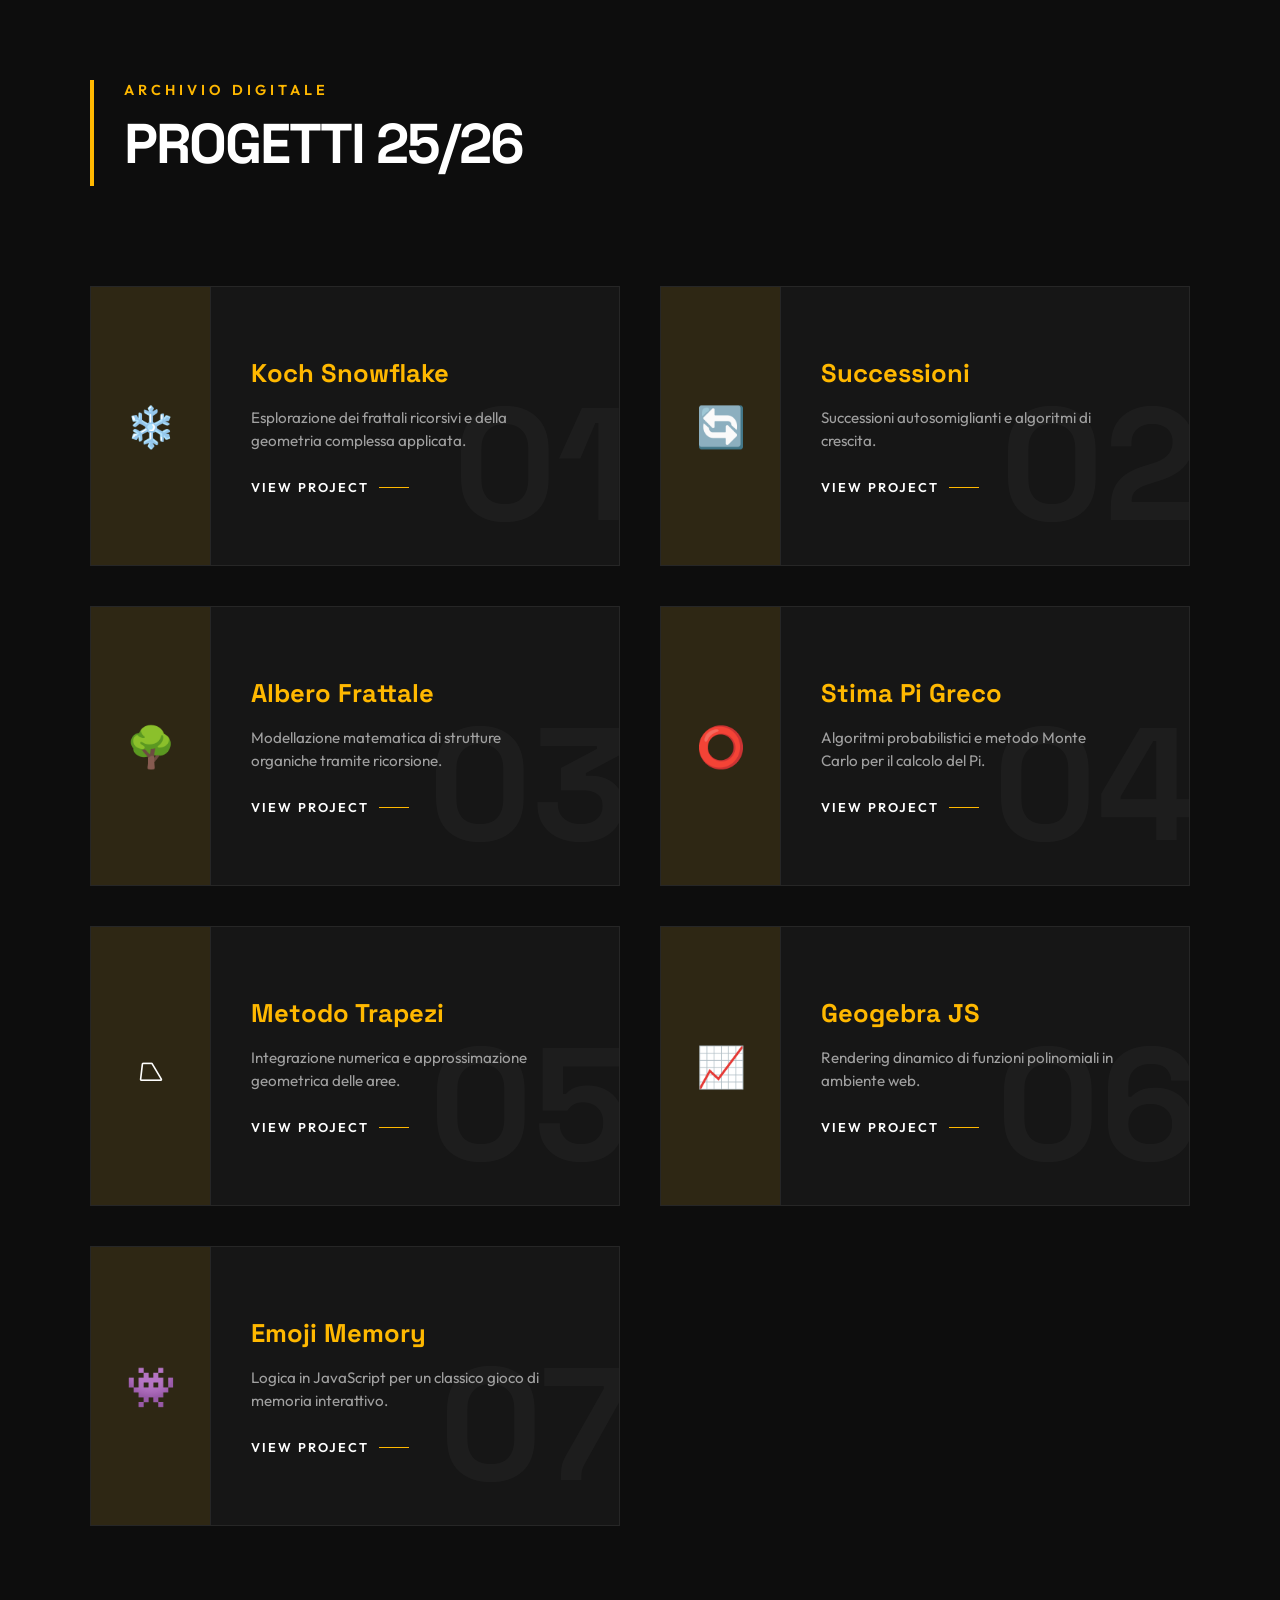
<file: index.html>
<!DOCTYPE html>
<html lang="it">
<head>
    <meta charset="UTF-8">
    <meta name="viewport" content="width=device-width, initial-scale=1.0">
    <title>Bentama Ahmed Ramzi - 2025/26</title>
    <link href="https://fonts.googleapis.com/css2?family=Space+Grotesk:wght@300;500;700&family=Outfit:wght@300;400;600&display=swap" rel="stylesheet">
    <style>
        :root {
            --bg: #0d0d0d;
            --card-bg: #161616;
            --accent: #ffb800; /* Oro/Ambra */
            --accent-soft: rgba(255, 184, 0, 0.1);
            --text-main: #ffffff;
            --text-dim: #a0a0a0;
            --border: #262626;
        }

        * {
            margin: 0;
            padding: 0;
            box-sizing: border-box;
        }

        body {
            font-family: 'Outfit', sans-serif;
            background-color: var(--bg);
            color: var(--text-main);
            padding: 80px 20px;
            line-height: 1.5;
        }

        .container {
            max-width: 1100px;
            margin: 0 auto;
        }

        header {
            margin-bottom: 100px;
            border-left: 4px solid var(--accent);
            padding-left: 30px;
        }

        h1 {
            font-family: 'Space Grotesk', sans-serif;
            font-size: 3.5rem;
            font-weight: 700;
            letter-spacing: -2px;
            text-transform: uppercase;
        }

        .year-label {
            color: var(--accent);
            font-weight: 600;
            letter-spacing: 4px;
            font-size: 0.9rem;
        }

        /* Nuova Struttura Card Asimmetrica */
        .projects-grid {
            display: grid;
            grid-template-columns: repeat(auto-fit, minmax(450px, 1fr));
            gap: 40px;
        }

        .project-card {
            background: var(--card-bg);
            border: 1px solid var(--border);
            border-radius: 0px; /* Look brutale/moderno senza arrotondamenti eccessivi */
            display: flex;
            position: relative;
            height: 280px;
            transition: all 0.4s ease;
            overflow: hidden;
        }

        .project-card:hover {
            border-color: var(--accent);
            transform: translateY(-5px);
        }

        /* Numero di sfondo gigante */
        .card-number {
            position: absolute;
            right: -10px;
            bottom: -20px;
            font-size: 10rem;
            font-weight: 800;
            color: rgba(255, 255, 255, 0.03);
            font-family: 'Space Grotesk', sans-serif;
            z-index: 0;
        }

        /* Sezione Icona Laterale */
        .card-visual {
            width: 120px;
            background: var(--accent-soft);
            display: flex;
            align-items: center;
            justify-content: center;
            font-size: 2.5rem;
            border-right: 1px solid var(--border);
            transition: all 0.4s ease;
        }

        .project-card:hover .card-visual {
            background: var(--accent);
            color: var(--bg);
        }

        /* Sezione Contenuto */
        .card-content {
            padding: 40px;
            display: flex;
            flex-direction: column;
            justify-content: center;
            z-index: 1;
            flex: 1;
        }

        .project-title {
            font-family: 'Space Grotesk', sans-serif;
            font-size: 1.6rem;
            margin-bottom: 15px;
            color: var(--accent);
        }

        .project-description {
            color: var(--text-dim);
            font-size: 0.95rem;
            margin-bottom: 25px;
            max-width: 90%;
        }

        .project-link {
            text-decoration: none;
            color: var(--text-main);
            font-weight: 600;
            font-size: 0.8rem;
            text-transform: uppercase;
            letter-spacing: 2px;
            display: flex;
            align-items: center;
            gap: 10px;
        }

        .project-link::after {
            content: "";
            width: 30px;
            height: 1px;
            background: var(--accent);
            transition: width 0.3s ease;
        }

        .project-link:hover::after {
            width: 60px;
        }

        @media (max-width: 768px) {
            .projects-grid { grid-template-columns: 1fr; }
            .project-card { height: auto; flex-direction: column; }
            .card-visual { width: 100%; height: 80px; border-right: none; border-bottom: 1px solid var(--border); }
            h1 { font-size: 2.5rem; }
        }
    </style>
</head>
<body>
    <div class="container">
        <header>
            <p class="year-label">ARCHIVIO DIGITALE</p>
            <h1>Progetti 25/26</h1>
        </header>

        <div class="projects-grid">
            <div class="project-card">
                <div class="card-number">01</div>
                <div class="card-visual">❄️</div>
                <div class="card-content">
                    <h2 class="project-title">Koch Snowflake</h2>
                    <p class="project-description">Esplorazione dei frattali ricorsivi e della geometria complessa applicata.</p>
                    <a href="Snow.html" class="project-link">View Project</a>
                </div>
            </div>

            <div class="project-card">
                <div class="card-number">02</div>
                <div class="card-visual">🔄</div>
                <div class="card-content">
                    <h2 class="project-title">Successioni</h2>
                    <p class="project-description">Successioni autosomiglianti e algoritmi di crescita.</p>
                    <a href="Succesioni.html" class="project-link">View Project</a>
                </div>
            </div>

            <div class="project-card">
                <div class="card-number">03</div>
                <div class="card-visual">🌳</div>
                <div class="card-content">
                    <h2 class="project-title">Albero Frattale</h2>
                    <p class="project-description">Modellazione matematica di strutture organiche tramite ricorsione.</p>
                    <a href="TREE.html" class="project-link">View Project</a>
                </div>
            </div>

            <div class="project-card">
                <div class="card-number">04</div>
                <div class="card-visual">⭕</div>
                <div class="card-content">
                    <h2 class="project-title">Stima Pi Greco</h2>
                    <p class="project-description">Algoritmi probabilistici e metodo Monte Carlo per il calcolo del Pi.</p>
                    <a href="monaco.html" class="project-link">View Project</a>
                </div>
            </div>

            <div class="project-card">
                <div class="card-number">05</div>
                <div class="card-visual">⏢</div>
                <div class="card-content">
                    <h2 class="project-title">Metodo Trapezi</h2>
                    <p class="project-description">Integrazione numerica e approssimazione geometrica delle aree.</p>
                    <a href="trapezi.html" class="project-link">View Project</a>
                </div>
            </div>

            <div class="project-card">
                <div class="card-number">06</div>
                <div class="card-visual">📈</div>
                <div class="card-content">
                    <h2 class="project-title">Geogebra JS</h2>
                    <p class="project-description">Rendering dinamico di funzioni polinomiali in ambiente web.</p>
                    <a href="funzione.html" class="project-link">View Project</a>
                </div>
            </div>

            <div class="project-card">
                <div class="card-number">07</div>
                <div class="card-visual">👾</div>
                <div class="card-content">
                    <h2 class="project-title">Emoji Memory</h2>
                    <p class="project-description">Logica in JavaScript per un classico gioco di memoria interattivo.</p>
                    <a href="memory.html" class="project-link">View Project</a>
                </div>
            </div>
        </div>
    </div>
</body>
</html>
</file>
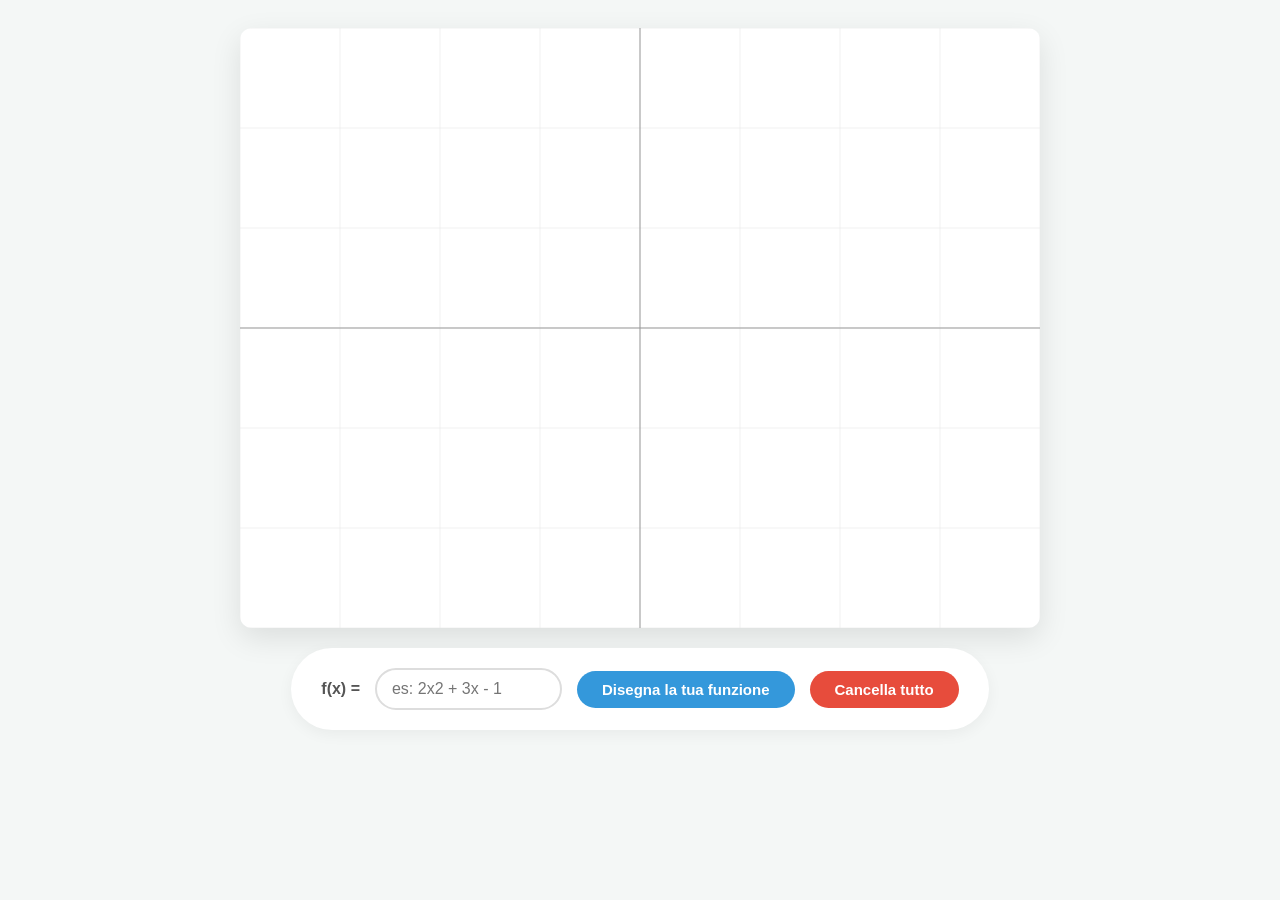
<file: funzione.html>
<!DOCTYPE html>
<html lang="it">
<head>
    <meta charset="UTF-8">
    <meta name="viewport" content="width=device-width, initial-scale=1.0">
    <title>Grafico Funzioni Elegante</title>
    <style>
        body {
            font-family: 'Segoe UI', Tahoma, Geneva, Verdana, sans-serif;
            background-color: #f4f7f6;
            display: flex;
            flex-direction: column;
            align-items: center;
            padding: 20px;
            color: #333;
        }

        #canvas-container {
            box-shadow: 0 10px 30px rgba(0,0,0,0.1);
            border-radius: 12px;
            overflow: hidden;
            background: white;
            margin-bottom: 20px;
        }

        canvas {
            display: block;
            max-width: 100%;
            height: auto;
        }

        .controls {
            background: white;
            padding: 20px 30px;
            border-radius: 50px;
            box-shadow: 0 4px 15px rgba(0,0,0,0.05);
            display: flex;
            gap: 15px;
            align-items: center;
        }

        input[type="text"] {
            border: 2px solid #ddd;
            padding: 10px 15px;
            border-radius: 25px;
            outline: none;
            transition: border-color 0.3s;
            font-size: 16px;
        }

        input[type="text"]:focus {
            border-color: #3498db;
        }

        button {
            cursor: pointer;
            border: none;
            padding: 10px 25px;
            border-radius: 25px;
            font-weight: 600;
            transition: all 0.3s;
            font-size: 15px;
        }

        .draw-btn {
            background-color: #3498db;
            color: white;
        }

        .draw-btn:hover {
            background-color: #2980b9;
            transform: translateY(-2px);
        }

        .clear-btn {
            background-color: #e74c3c;
            color: white;
        }

        .clear-btn:hover {
            background-color: #c0392b;
            transform: translateY(-2px);
        }

        label {
            font-weight: bold;
            color: #555;
        }
    </style>
</head>
<body>

    <div id="canvas-container">
        <canvas id="turtle" width="800" height="600"></canvas>
    </div>

    <div class="controls">
        <label for="funzione">f(x) =</label>
        <input type="text" id="funzione" placeholder="es: 2x2 + 3x - 1" size="15" />
        
        <button class="draw-btn" onclick="disegnafunzione()">Disegna la tua funzione</button>
        
        <button class="clear-btn" onclick="clearCanvas()">Cancella tutto</button>
    </div>

    <script src="function.js"></script>
</body>
</html>
</file>
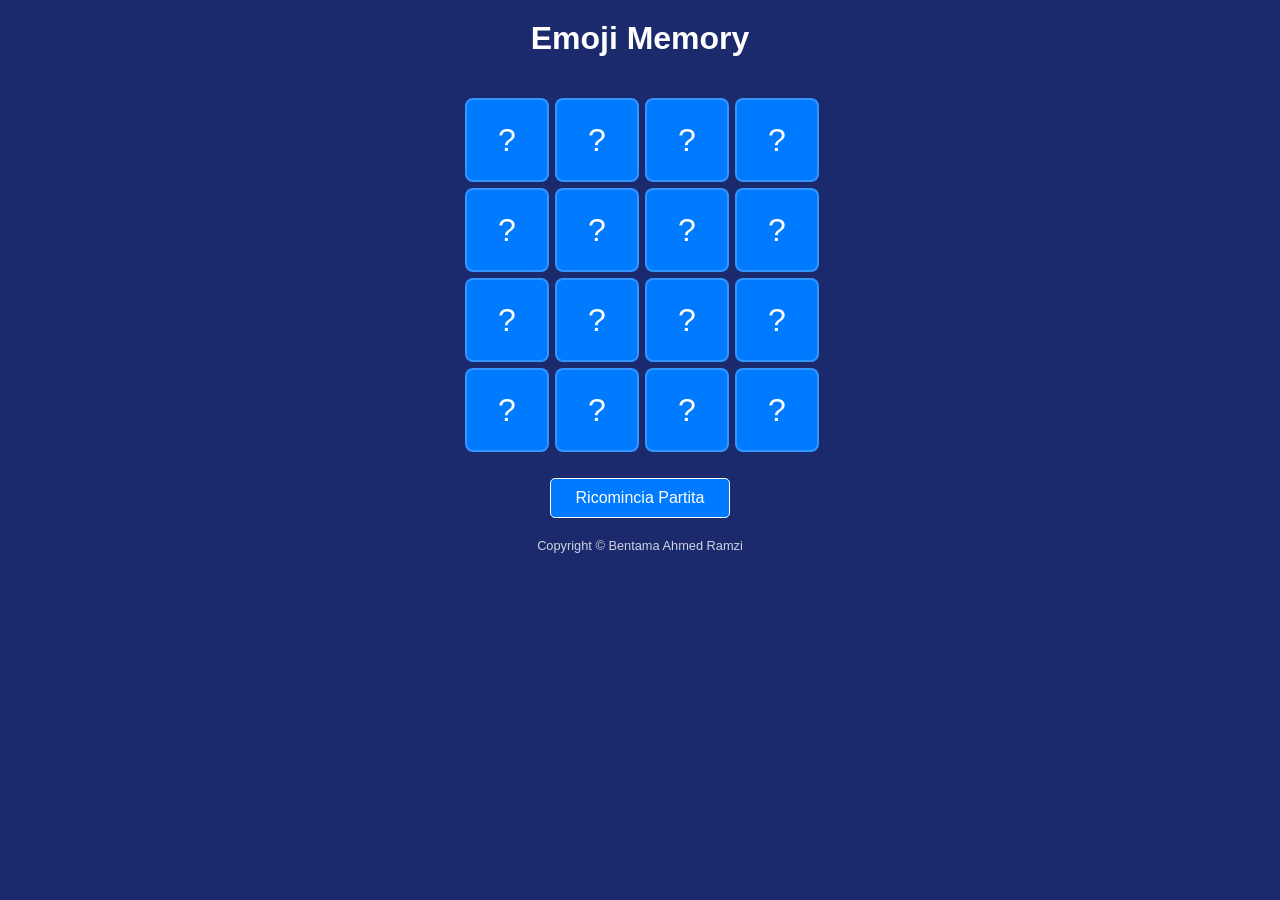
<file: index2 (1).html>
<!DOCTYPE html>
<html lang="it">
<head>
    <meta charset="UTF-8">
    <meta name="viewport" content="width=device-width, initial-scale=1.0">
    <title>Memory Game</title>
    <style>
        body {
            background-color: #1a2a6c; 
            color: white;
            font-family: Arial, sans-serif;
            display: flex;
            flex-direction: column;
            align-items: center;
            min-height: 100vh;
            margin: 0;
        }
        h1 { 
        margin-top: 20px;
        }

        .game-container {
            display: grid;
            grid-template-columns: repeat(4, 80px);
            gap: 10px;
            perspective: 1000px;
            margin-top: 20px;
        }

        .card {
            width: 80px;
            height: 80px;
            position: relative;
            transform-style: preserve-3d;
            transition: transform 0.5s ease; 
            cursor: pointer;
        }
        .card.flipped { transform: rotateY(180deg); }
    
        /*matched serve a bloccare le carte già indovinate */
        card.matched { 
        cursor: default; 
        }
        .card-front, .card-back {
            position: absolute;
            width: 100%;
            height: 100%;
            backface-visibility: hidden;
            display: flex;
            align-items: center;
            justify-content: center;
            font-size: 2rem;
            border-radius: 8px;
            border: 2px solid rgba(255,255,255,0.2);
        }
        .card-front {
            background-color: #007bff;
            color: white;
        }
        .card-back {
            background-color: #101a40; 
            transform: rotateY(180deg);
        }
        button {
         margin-top: 30px;
        padding: 10px 25px;
        font-size: 1rem;
        background-color: #007bff;
        color: white;
        border: 1px solid white;
        border-radius: 5px;
        cursor: pointer;
        transition: 0.3s;
        }
        button:hover {
         background-color: #0056b3; 
        }
        p { margin-top: 20px; font-size: 0.8rem; opacity: 0.8; }
    </style>
    </head>
       <body>
     <h1>Emoji Memory</h1>
    <div id="gameBoard" class="game-container"></div>
    <button onclick="startGame()">Ricomincia Partita</button>
    <p>Copyright © Bentama Ahmed Ramzi</p>
    <script>
        const icons = ['🔥', '🔥', '🚀', '🚀', '💻', '💻', '👾', '👾', '💎', '💎', '🍕', '🍕', '🎸', '🎸', '🌈', '🌈'];
        let flipped = [];
        function startGame() {
        const board = document.getElementById('gameBoard');
        board.innerHTML = '';
        flipped = [];
        const shuffled = [...icons].sort(() => Math.random() - 0.5);
        shuffled.forEach(emoji => {
                 const card = document.createElement('div');
            card.classList.add('card');
            card.innerHTML = `<div class="card-front">?</div><div class="card-back">${emoji}</div>`;
            card.onclick = () => flip(card);
            board.appendChild(card);
            });
        }
        function flip(card) {
            //non girare se sono già 2, se è la stessa o se è già stata indovinata (matched)
            if (flipped.length >= 2 || card === flipped[0] || card.classList.contains('matched')) return;
            card.classList.add('flipped');
            flipped.push(card);
            if (flipped.length === 2) check();
        }
        function check() {
            const [a, b] = flipped;
            const match = a.querySelector('.card-back').innerText === b.querySelector('.card-back').innerText;
            if (match) {
                a.classList.add('matched');
                b.classList.add('matched');
                flipped = [];
                // Se tutte le carte  hanno la classe flipped si vince 
                setTimeout(() => {
                 const allMatched = document.querySelectorAll('.card.matched').length;
                if (allMatched === icons.length) {
                 alert("Complimenti! Hai trovato tutte le coppie! 🎉");
                    }
                }, 500); 
            } else {
                setTimeout(() => {
                a.classList.remove('flipped');
                 b.classList.remove('flipped');
                 flipped = [];
                }, 1000);
        }
        }
        window.onload = startGame;
    </script>
    </body>
    </html>
</file>
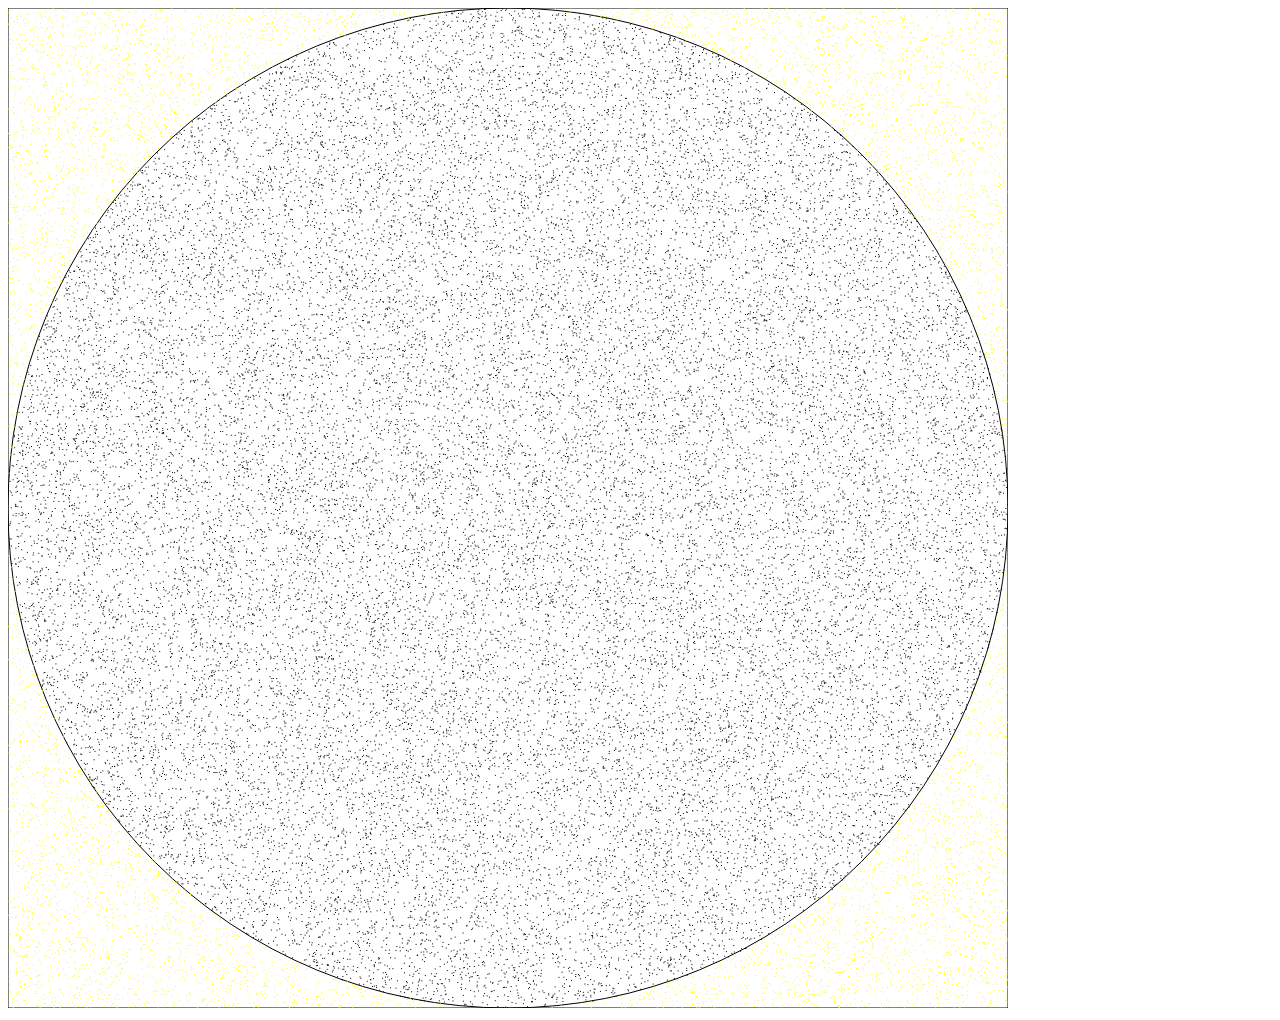
<file: monaco.html>
<!DOCTYPE html>
<html lang="en">
<head>
    <meta charset="UTF-8">
    <meta name="viewport" content="width=device-width, initial-scale=1.0">
    <title>Monte Carlo Pi</title>
</head>
<body>
    <canvas id="turtle" width="1000" height="1000"></canvas>

    <script>
        let x = 0;
        let y = 0;
        let dentro = 0;        
        let spari = 100000;   
        let radius = 500;     
        let pi = 0;           

        const canvas = document.getElementById("turtle");
        const ctx = canvas.getContext("2d");

        const turtle = {
            x: 0,              
            y: 0,              
            angle: 0,          
            pendown: true,     
            color: "lightblue",

            turn: (a) => {
                turtle.angle += a;
            },

            forward: (p) => {
                ctx.beginPath();
                ctx.moveTo(turtle.x, turtle.y);

                let x2 = turtle.x + p * Math.cos(turtle.angle * (Math.PI / 180));
                let y2 = turtle.y + p * Math.sin(turtle.angle * (Math.PI / 180));

                if (turtle.pendown) {
                    ctx.lineTo(x2, y2);
                    ctx.stroke();
                } else {
                    ctx.moveTo(x2, y2);
                }

                turtle.x = x2;
                turtle.y = y2;
            },

            move: (dx, dy) => {
                turtle.x += dx;
                turtle.y += dy;
                ctx.moveTo(turtle.x, turtle.y);
            }
        };

        // Disegna quadrato
        let square = function () {
            turtle.turn(90);
            turtle.forward(1000);
            turtle.turn(-90);
            turtle.forward(1000);
            turtle.turn(-90);
            turtle.forward(1000);
            turtle.turn(-90);
            turtle.forward(1000);
        };

        // Disegna punto
        let drawPoint = function (x, y, isInside) {
            ctx.fillStyle = isInside ? "black" : "yellow";
            ctx.fillRect(x, y, 1, 1);
        };

        // Disegna cerchio
        let circle = function (x2, y2, radios) {
            ctx.beginPath();
            ctx.arc(x2, y2, radios, 0, 2 * Math.PI);
            ctx.stroke();
        };

        // Monte Carlo
        let stima = function (spari) {
            let batchSize = 1000;
            let currentPoint = 0;

            function drawBatch() {
                for (let i = 0; i < batchSize && currentPoint < spari; i++, currentPoint++) {

                    x = Math.random() * 1000;
                    y = Math.random() * 1000;

                    let dx = x - 500;
                    let dy = y - 500;
                    let distance = Math.sqrt(dx * dx + dy * dy);

                    if (distance <= radius) {
                        dentro++;
                        drawPoint(x, y, true);
                    } else {
                        drawPoint(x, y, false);
                    }
                }

                pi = 4 * (dentro / currentPoint);

                if (currentPoint < spari) {
                    requestAnimationFrame(drawBatch);
                } else {
                    console.log("Stima finale di π:", pi);
                    console.log("Errore:", Math.abs(pi - Math.PI));
                }
            }

            drawBatch();
        };

        // Avvio
        square();
        circle(500, 500, radius);
        stima(spari);
    </script>
</body>
</html>
</file>
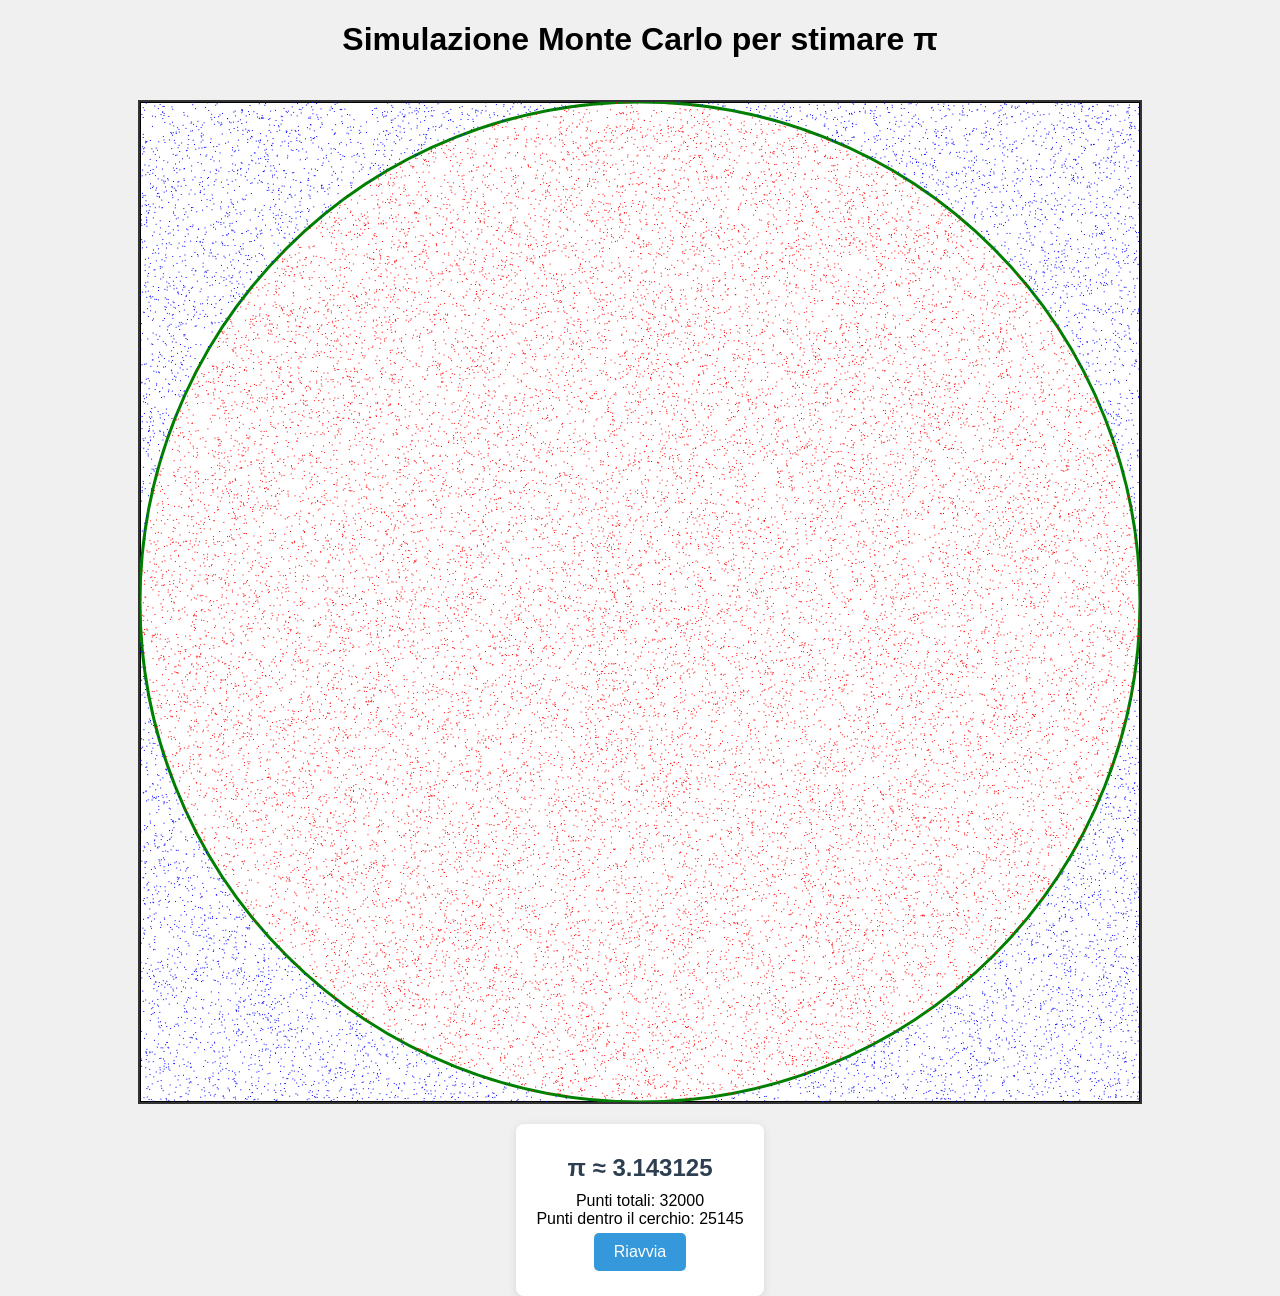
<file: simulazioneMonteCarlo.html>
<!DOCTYPE html>
<html lang="it">
<head>
    <meta charset="UTF-8">
    <meta name="viewport" content="width=device-width, initial-scale=1.0">
    <title>Simulazione Monte Carlo - Stima di π</title>
    <style>
        body {
            display: flex;
            flex-direction: column;
            align-items: center;
            justify-content: center;
            min-height: 100vh;
            margin: 0;
            background-color: #f0f0f0;
            font-family: Arial, sans-serif;
        }
        canvas {
            border: 2px solid #333;
            background-color: white;
            margin: 20px;
        }
        #info {
            background-color: white;
            padding: 20px;
            border-radius: 8px;
            box-shadow: 0 2px 10px rgba(0,0,0,0.1);
            text-align: center;
        }
        #piValue {
            font-size: 24px;
            font-weight: bold;
            color: #2c3e50;
            margin: 10px 0;
        }
        button {
            padding: 10px 20px;
            font-size: 16px;
            background-color: #3498db;
            color: white;
            border: none;
            border-radius: 5px;
            cursor: pointer;
            margin: 5px;
        }
        button:hover {
            background-color: #2980b9;
        }
    </style>
</head>
<body>
    <h1>Simulazione Monte Carlo per stimare π</h1>
    <canvas id="turtle" width="1000" height="1000"></canvas>
    <div id="info">
        <div id="piValue">π ≈ 0</div>
        <div>Punti totali: <span id="total">0</span></div>
        <div>Punti dentro il cerchio: <span id="inside">0</span></div>
        <button onclick="location.reload()">Riavvia</button>
    </div>

    <script>
        let x = 0;
        let y = 0;
        let dentro = 0;
        let spari = 100000;
        let radius = 500;
        let pi = 0;
        
        const canvas = document.getElementById("turtle");
        const ctx = canvas.getContext("2d");
        
        const turtle = {
            x: 0,
            y: 0,
            angle: 0,
            pendown: true,
            color: "lightblue",
            name: "tartaruga",
            turn: (a) => {
                turtle.angle += a;
            },
            forward: (p) => {
                ctx.moveTo(turtle.x, turtle.y);
                var x2 = turtle.x + p * Math.cos(turtle.angle * (Math.PI / 180));
                var y2 = turtle.y + p * Math.sin(turtle.angle * (Math.PI / 180));
                
                if (turtle.pendown === true) {
                    ctx.lineTo(x2, y2);
                    ctx.stroke();
                } else {
                    ctx.moveTo(x2, y2);
                }
                turtle.x = x2;
                turtle.y = y2;
            },
            move: (x, y) => {
                turtle.x = turtle.x + x;
                turtle.y = turtle.y + y;
                ctx.moveTo(turtle.x, turtle.y);
            }
        }
        
        let square = function() {
            ctx.strokeStyle = "black";
            ctx.lineWidth = 2;
            ctx.beginPath();
            turtle.turn(90);
            turtle.forward(1000);
            turtle.turn(-90);
            turtle.forward(1000);
            turtle.turn(-90);
            turtle.forward(1000);
            turtle.turn(-90);
            turtle.forward(1000);
        }
        
        let circle = function(x2, y2, radios) {
            ctx.beginPath();
            ctx.arc(x2, y2, radios, 0, 2 * Math.PI);
            ctx.stroke();
        }
        
        let drawPoint = function(x, y, isInside) {
            ctx.fillStyle = isInside ? "red" : "blue";
            ctx.fillRect(x, y, 1, 1);
        }
        
        let stima = function(spari) {
            // Disegna i punti in batch per migliorare le performance
            let batchSize = 1000;
            let currentPoint = 0;
            
            function drawBatch() {
                for (let i = 0; i < batchSize && currentPoint < spari; i++, currentPoint++) {
                    x = Math.random() * 1000;
                    y = Math.random() * 1000;
                    
                    // Calcola la distanza dal centro (500, 500)
                    let dx = x - 500;
                    let dy = y - 500;
                    let distance = Math.sqrt(dx * dx + dy * dy);
                    
                    if (distance <= radius) {
                        dentro++;
                        drawPoint(x, y, true);
                    } else {
                        drawPoint(x, y, false);
                    }
                }
                
                // Aggiorna la stima di π
                pi = 4 * (dentro / currentPoint);
                document.getElementById("piValue").textContent = "π ≈ " + pi.toFixed(6);
                document.getElementById("total").textContent = currentPoint;
                document.getElementById("inside").textContent = dentro;
                
                // Continua con il prossimo batch
                if (currentPoint < spari) {
                    requestAnimationFrame(drawBatch);
                } else {
                    console.log("Stima finale di π:", pi);
                    console.log("Errore:", Math.abs(pi - Math.PI));
                }
            }
            
            drawBatch();
        }
        
        // Esegui la simulazione
        ctx.lineWidth = 2;
        square();
        ctx.strokeStyle = "green";
        ctx.lineWidth = 3;
        circle(500, 500, radius);
        
        // Inizia la stima
        stima(spari);
    </script>
</body>
</html>
</file>
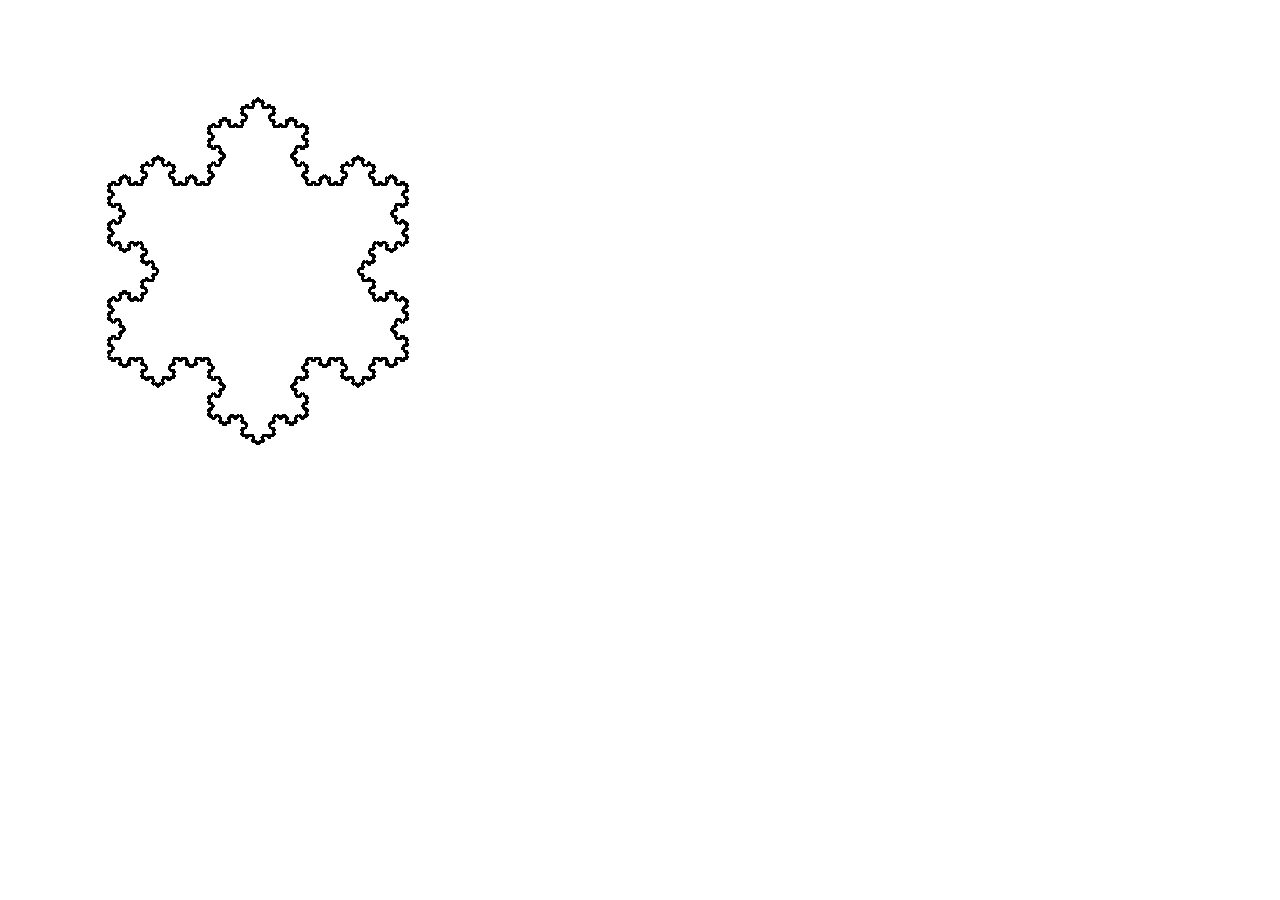
<file: Snow.html>
<!DOCTYPE html>
<html lang="en">
<head>
    <meta charset="UTF-8">
    <meta name="viewport" content="width=device-width, initial-scale=1.0">
    <title>Triangolo Frattale</title>
</head>
<body> 
    <canvas id="turtle" width="600" height="600"></canvas>
<script>

    const canvas = document.getElementById("turtle");
    const ctx = canvas.getContext("2d");
    const turtle = {
        x:0,
        y: 0,
        angle: 0,
        pendown: true,
        color: "lightblue",
        name: "tartaruga",
        turn:(a)=>{
            turtle.angle+=a;
        },
        forward:(p)=>{
            ctx.moveTo(turtle.x,turtle.y);
            var x2 = turtle.x + p * Math.cos(turtle.angle*(Math.PI/180));
            var y2 = turtle.y + p * Math.sin(turtle.angle*(Math.PI/180));
            
            if(turtle.pendown === true){
                ctx.lineTo(x2,y2);
                ctx.stroke();
            }else{
                ctx.moveTo(x2,y2);
            }
            turtle.x=x2;
            turtle.y=y2;
        } , 
        move:(x,y)=>{
            this.x = this.x+x;
            this.y = this.y+y;
            ctx.moveTo(this.x,this.y);

        }
    }
    function koch(order, length) {
    if (order === 0) {
        turtle.forward(length);
    } else {
        length = length / 3;
        koch(order - 1, length);
        turtle.turn(60);
        koch(order - 1, length);
        turtle.turn(-120);
        koch(order - 1, length);
        turtle.turn(60);
        koch(order - 1, length);
    }
}

function snowflake(order, length) {
    ctx.lineWidth = 2;
    document.getElementById("turtle").style.color = turtle.color;
    for (let i = 0; i < 3; i++) {
        koch(order, length);
        turtle.turn(-120);
    }
}

ctx.beginPath();
turtle.x = 100;
turtle.y = 350;
turtle.angle = 0;
ctx.moveTo(turtle.x, turtle.y);

function tree(order, length) {
    if (order === 0) {
        turtle.forward(length);
    } else {
        length = length / 3;

        tree(order - 1, length);
        turtle.turn(30);
        tree(order - 1, length);
        turtle.pendown=false;
        turtle.turn(-180);
        turtle.forward(length);
        turtle.pendown=true;
        turtle.turn(120);
        tree(order - 1, length);
        
    }
}

function drawtree(order, length) {
    
    for (let i = 0; i < 2; i++) {
        turtle.turn(-90);
        tree(order, length);
        
    }
}

snowflake(5,300);
    
function createTriangle(x,y){
    
    ctx.moveTo(x,y);
    ctx.lineTo((x+200),y);
    var x1 = x+200 - 200*Math.cos(1.0472);
    var y1 = y + 200*Math.sin(1.0472);
    ctx.lineTo(x1,y1)
    ctx.lineTo(x,y)
    ctx.stroke();
        
}




    

</script>
</body>
</html>
</file>
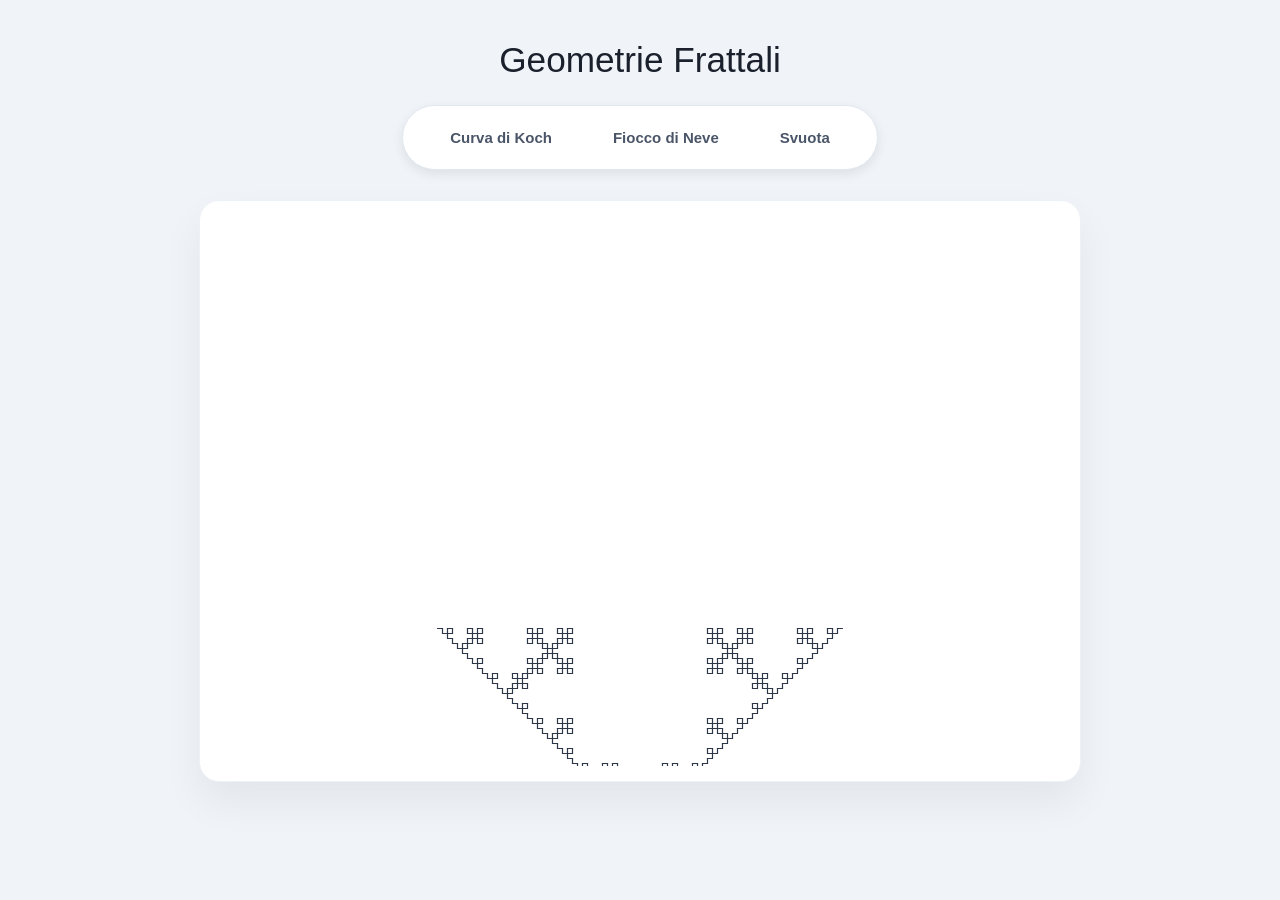
<file: Succesioni.html>
<!DOCTYPE html>
<html lang="it">
<head>
    <meta charset="UTF-8">
    <meta name="viewport" content="width=device-width, initial-scale=1.0">
    <title>Frattali Autosomiglianti - Centrati</title>
    <style>
        /* Reset e Font moderno */
        * {
            box-sizing: border-box;
            margin: 0;
            padding: 0;
        }

        body {
            font-family: 'Segoe UI', Tahoma, Geneva, Verdana, sans-serif;
            background-color: #f0f4f8;
            color: #2d3748;
            display: flex;
            flex-direction: column;
            align-items: center;
            padding: 40px 20px;
        }

        h1 {
            font-weight: 300;
            font-size: 2.2rem;
            margin-bottom: 25px;
            color: #1a202c;
        }

        /* Contenitore pulsanti elegante */
        .controls {
            background: white;
            padding: 12px 24px;
            border-radius: 40px;
            box-shadow: 0 4px 12px rgba(0,0,0,0.08);
            display: flex;
            gap: 15px;
            margin-bottom: 30px;
            border: 1px solid #e2e8f0;
        }

        /* Pulsante personalizzato */
        button {
            border: 1px solid transparent;
            background-color: transparent;
            color: #4a5568;
            padding: 10px 22px;
            font-size: 15px;
            font-weight: 600;
            cursor: pointer;
            border-radius: 30px;
            transition: all 0.25s ease;
        }

        button:hover {
            background-color: #2d3748;
            color: white;
            transform: translateY(-1px);
        }

        /* Canvas Wrapper per l'effetto elevazione */
        #canvas-wrapper {
            background: white;
            padding: 15px;
            border-radius: 20px;
            box-shadow: 0 20px 40px rgba(0,0,0,0.06);
            border: 1px solid #edf2f7;
        }

        canvas {
            display: block;
            background-color: white;
        }
    </style>
</head>
<body>

    <h1>Geometrie Frattali</h1>

    <div class="controls">
        <button onclick="disegnaCurvaKoch()">Curva di Koch</button>
        <button onclick="disegnaFiocco()">Fiocco di Neve</button>
        <button onclick="pulisci()">Svuota</button>
    </div>

    <div id="canvas-wrapper">
        <canvas id="canvas" width="850" height="550"></canvas>
    </div>

    <script>
        // Gestisce il movimento della "tartaruga" sul piano cartesiano
        class Turtle {
            constructor(ctx, x, y) {
                this.ctx = ctx;
                this.x = x;
                this.y = y;
                this.angolo = 0; 
            }

            // Traccia una linea dritta nella direzione attuale
            avanti(distanza) {
                const radianti = this.angolo * Math.PI / 180;
                const nuovoX = this.x + distanza * Math.cos(radianti);
                const nuovoY = this.y + distanza * Math.sin(radianti);

                this.ctx.beginPath();
                this.ctx.moveTo(this.x, this.y);
                this.ctx.lineTo(nuovoX, nuovoY);
                this.ctx.stroke();

                this.x = nuovoX;
                this.y = nuovoY;
            }

            // Cambia l'angolo verso destra
            destra(gradi) { this.angolo += gradi; }

            // Cambia l'angolo verso sinistra
            sinistra(gradi) { this.angolo -= gradi; }
        }

        // Applica le regole di sostituzione (L-System) per generare la stringa frattale
        function generaSuccessione(assioma, regole, iterazioni) {
            let stringa = assioma;
            for (let i = 0; i < iterazioni; i++) {
                let nuovaStringa = '';
                for (let simbolo of stringa) {
                    nuovaStringa += regole[simbolo] || simbolo;
                }
                stringa = nuovaStringa;
            }
            return stringa;
        }

        // Converte i simboli della stringa in movimenti reali della Turtle
        function eseguiComandi(turtle, comandi, distanza, angolo) {
            for (let comando of comandi) {
                switch(comando) {
                    case 'F': turtle.avanti(distanza); break;
                    case '+': turtle.destra(angolo); break;
                    case '-': turtle.sinistra(angolo); break;
                }
            }
        }

        // Funzione di base per inizializzare il disegno e impostare lo stile della linea
        function disegna(assioma, regole, iterazioni, distanza, angolo, startX, startY) {
            const canvas = document.getElementById('canvas');
            const ctx = canvas.getContext('2d');
            ctx.clearRect(0, 0, canvas.width, canvas.height);
            
            ctx.strokeStyle = '#2d3748'; // Grigio antracite elegante
            ctx.lineWidth = 1.2;
            ctx.lineCap = 'round';
            
            const successione = generaSuccessione(assioma, regole, iterazioni);
            const turtle = new Turtle(ctx, startX, startY);
            eseguiComandi(turtle, successione, distanza, angolo);
        }
        
        // Calcola la posizione centrale e disegna la Curva di Koch
        function disegnaCurvaKoch() {
            const canvas = document.getElementById('canvas');
            const distanza = 5;
            const iterazioni = 4;
            // Calcolo approssimativo della larghezza per centrarla
            const larghezzaTotale = 405; 
            const startX = (canvas.width - larghezzaTotale) / 2;
            const startY = canvas.height * 0.75; // Posizionata verso il basso

            disegna('F', { 'F': 'F+F-F-F+F' }, iterazioni, distanza, 90, startX, startY);
        }

        // Calcola la posizione centrale e disegna il Fiocco di Neve
        function disegnaFiocco() {
            const canvas = document.getElementById('canvas');
            const distanza = 4;
            const iterazioni = 4;
            // Centratura dinamica basata sulle dimensioni del canvas
            const startX = canvas.width / 2 - 160; 
            const startY = canvas.height / 2 - 140;

            disegna('F++F++F', { 'F': 'F-F++F-F' }, iterazioni, distanza, 60, startX, startY);
        }

        // Pulisce completamente l'area di disegno
        function pulisci() {
            const canvas = document.getElementById('canvas');
            const ctx = canvas.getContext('2d');
            ctx.clearRect(0, 0, canvas.width, canvas.height);
        }

        // Al caricamento mostra subito il primo disegno centrato
        window.onload = disegnaCurvaKoch;
    </script>

</body>
</html>
</file>
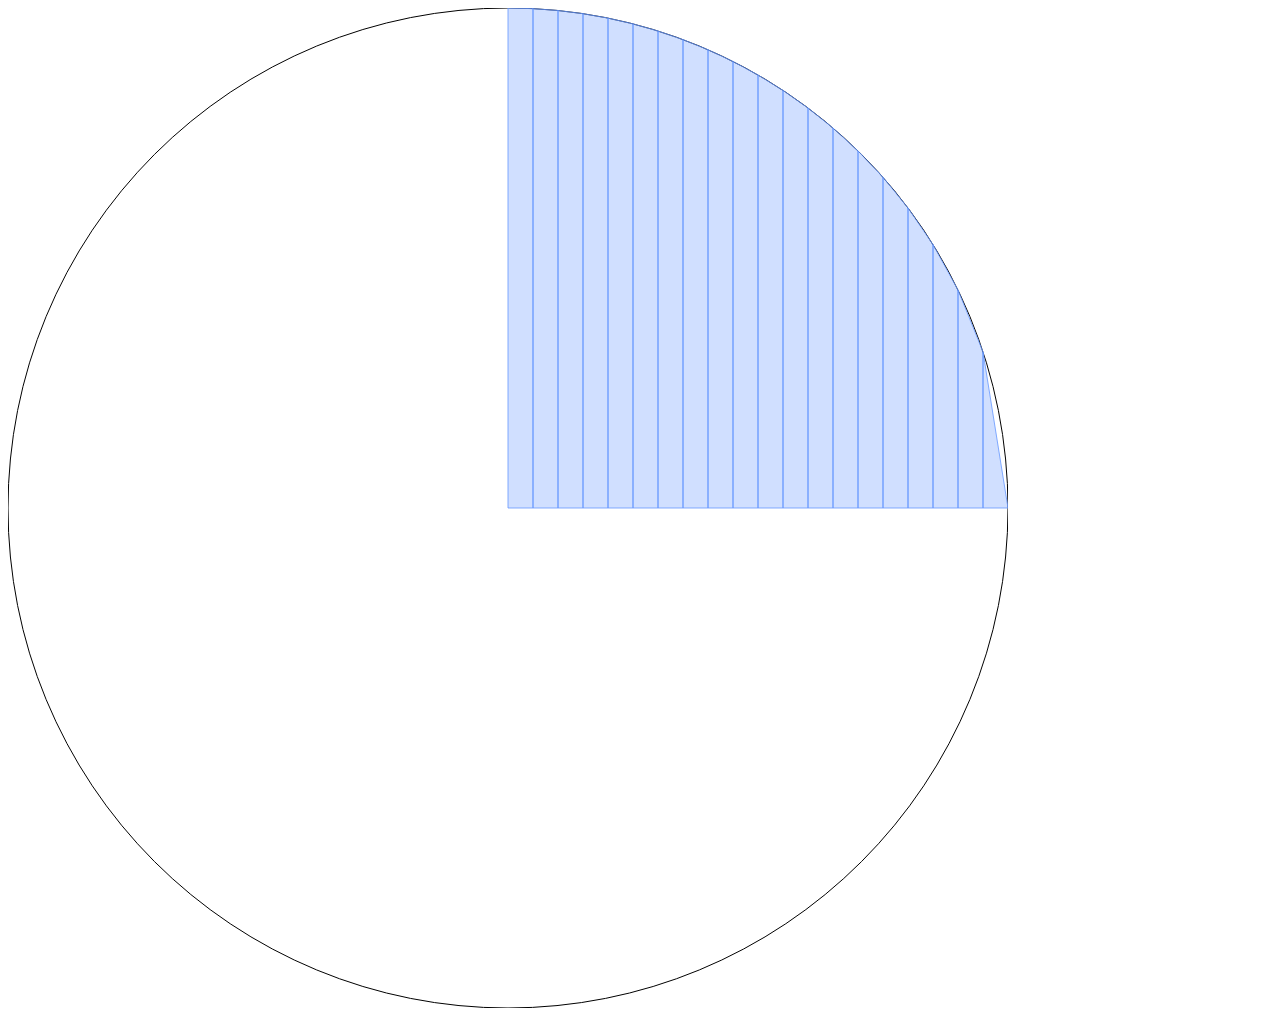
<file: trapezi.html>
<!DOCTYPE html>
<html lang="en">
<head>
    <meta charset="UTF-8">
    <meta name="viewport" content="width=device-width, initial-scale=1.0">
    <title>Document</title>
</head>
<body>
    <canvas id="turtle" width="1000" height="1000"></canvas>
    <script src = "trapezi.js"></script>
</body>
</html>
</file>
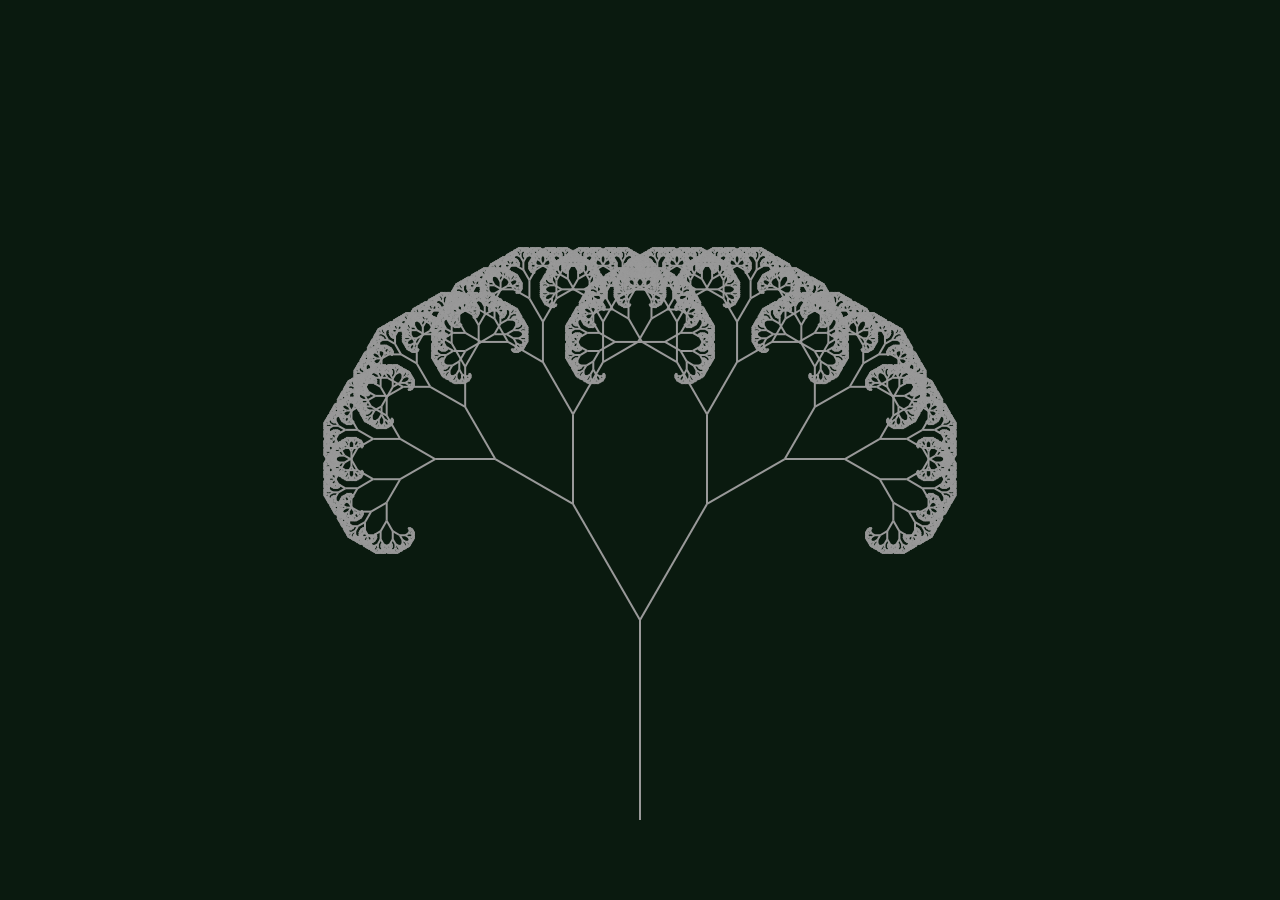
<file: TREE.html>
<!DOCTYPE html>
<html lang="it">
<head>
    <meta charset="UTF-8">
    <meta name="viewport" content="width=device-width, initial-scale=1.0">
    <title>Albero frattale</title>
    <style>
        body { margin: 0; overflow: hidden; background: hsl(0, 0%, 100%); }
        canvas { display: block; }
    </style>
</head>
<body>
    <canvas id="MyCanvas"></canvas>
    <script>
        const canvas = document.getElementById("MyCanvas");
        const c = canvas.getContext("2d");
        canvas.width = window.innerWidth;
        canvas.height = window.innerHeight;
        c.fillStyle = "#0a1a0f";
        c.fillRect(0, 0, canvas.width, canvas.height);
        c.strokeStyle = "#999";
        c.lineWidth = 2;

        const tartaruga = {
            pen: true,
            x: canvas.width / 2, 
            y: canvas.height - 80,
            angle: -90,  

            forward(dist) {
                const rad = this.angle * Math.PI / 180;
                const newX = this.x + dist * Math.cos(rad);
                const newY = this.y + dist * Math.sin(rad);

                if (this.pen) {
                    c.beginPath();
                    c.moveTo(this.x, this.y);
                    c.lineTo(newX, newY);
                    c.stroke();
                }
                this.x = newX;
                this.y = newY;
            },

            turn(deg) {
                this.angle += deg;
            }
        };
         
        function albero(t, lunghezza, profondita, maxProfondita) {
            if (profondita > maxProfondita) return;

            
            t.forward(lunghezza);

            if (profondita === maxProfondita) {
                
                return;
            }

            
            const xSalva = t.x;
            const ySalva = t.y;
            const angoloSalva = t.angle;

            
            t.turn(30);
            albero(t, lunghezza * 0.67, profondita + 1, maxProfondita);
            
            t.x = xSalva;
            t.y = ySalva;
            t.angle = angoloSalva;
            t.turn(-30);
            albero(t, lunghezza * 0.67, profondita + 1, maxProfondita);
        }
        const lunghezzaIniziale = 200;
        const iterazioni = 15;
        albero(tartaruga, lunghezzaIniziale, 0, iterazioni);

    </script>
</body>
</html>
</file>
